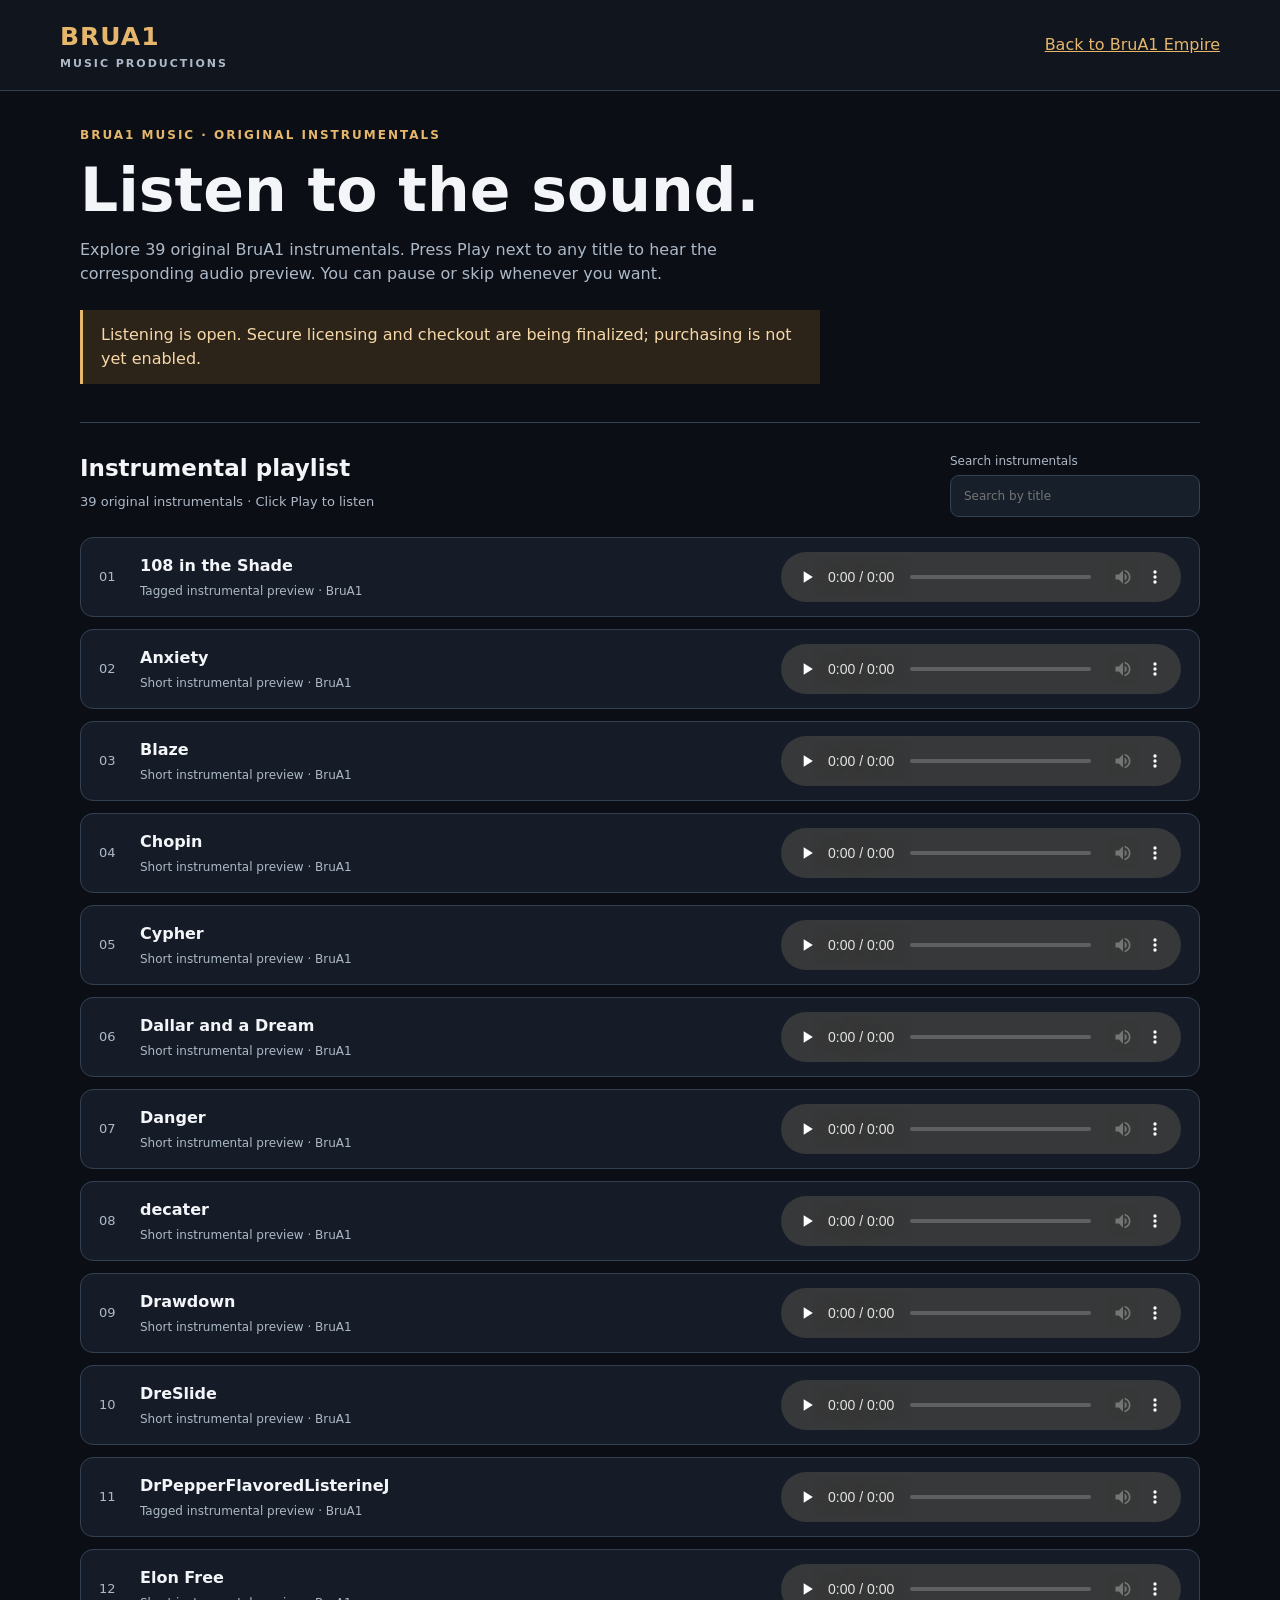
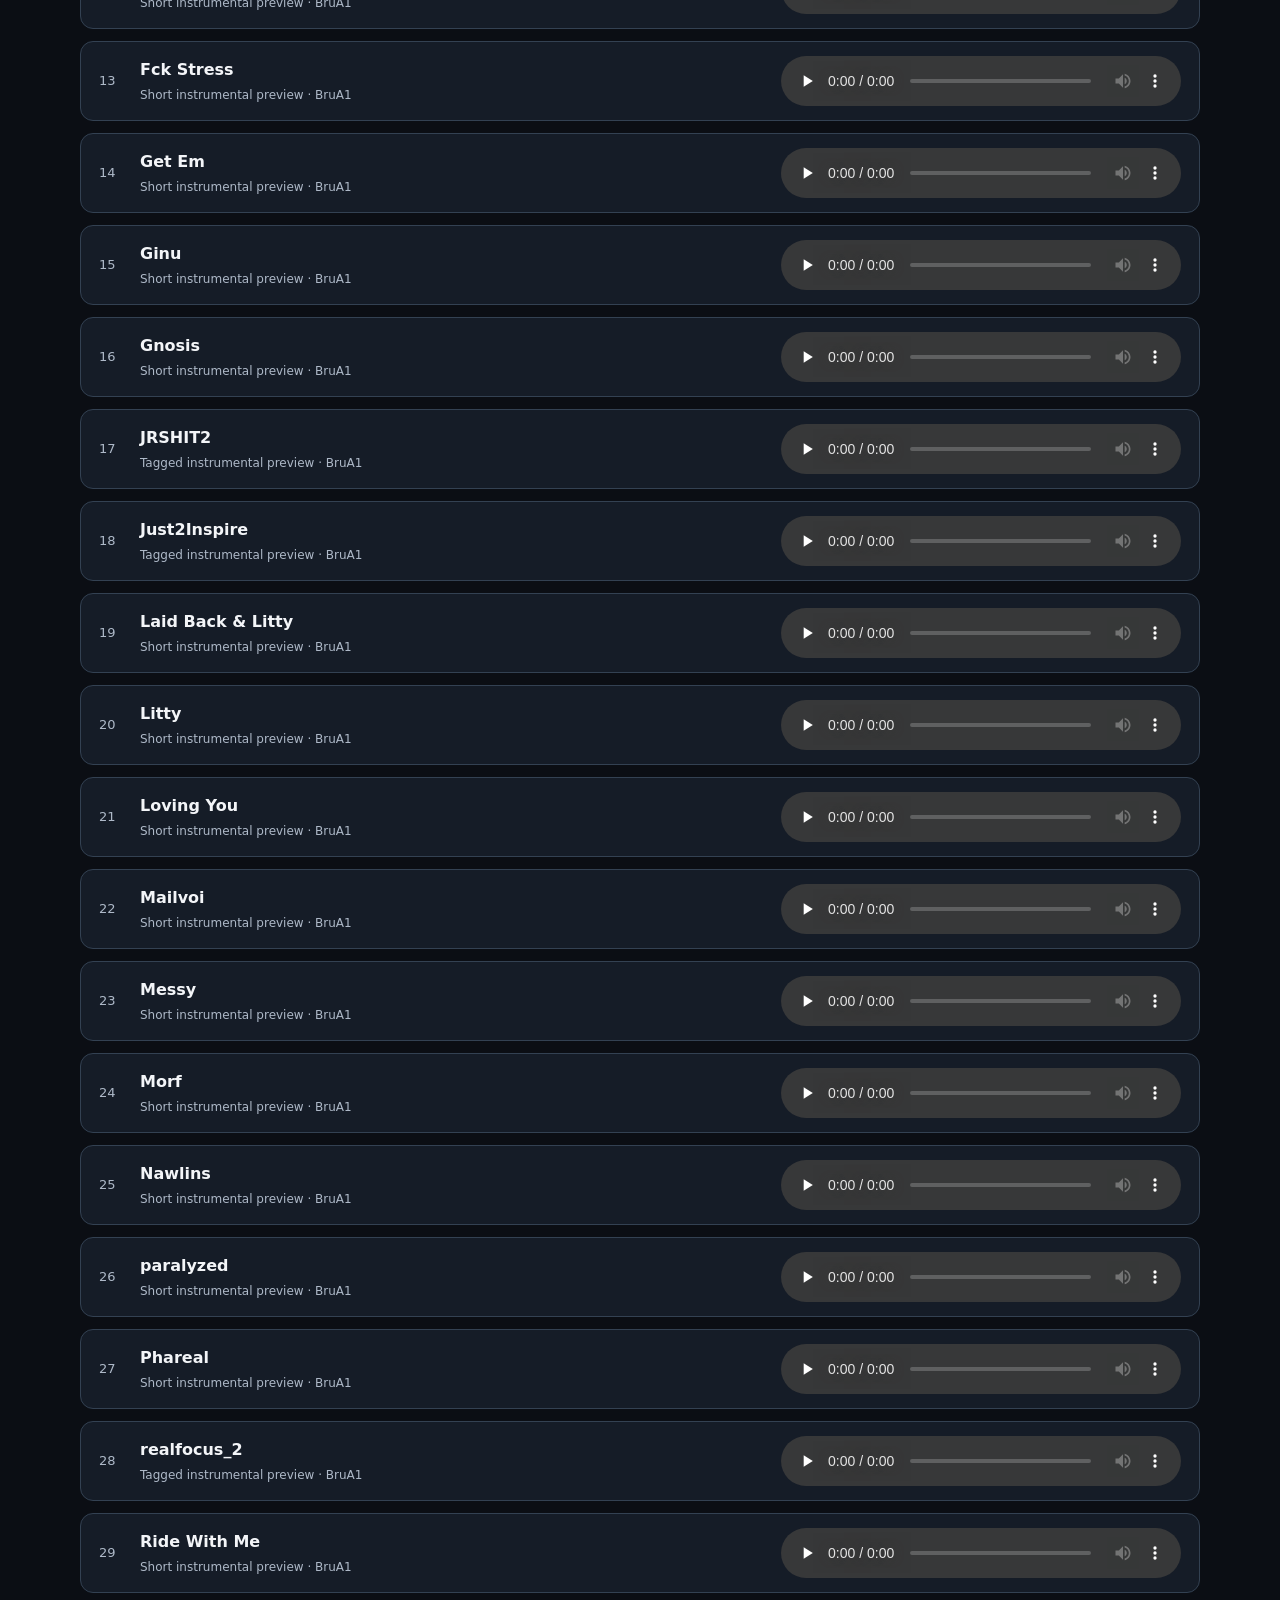
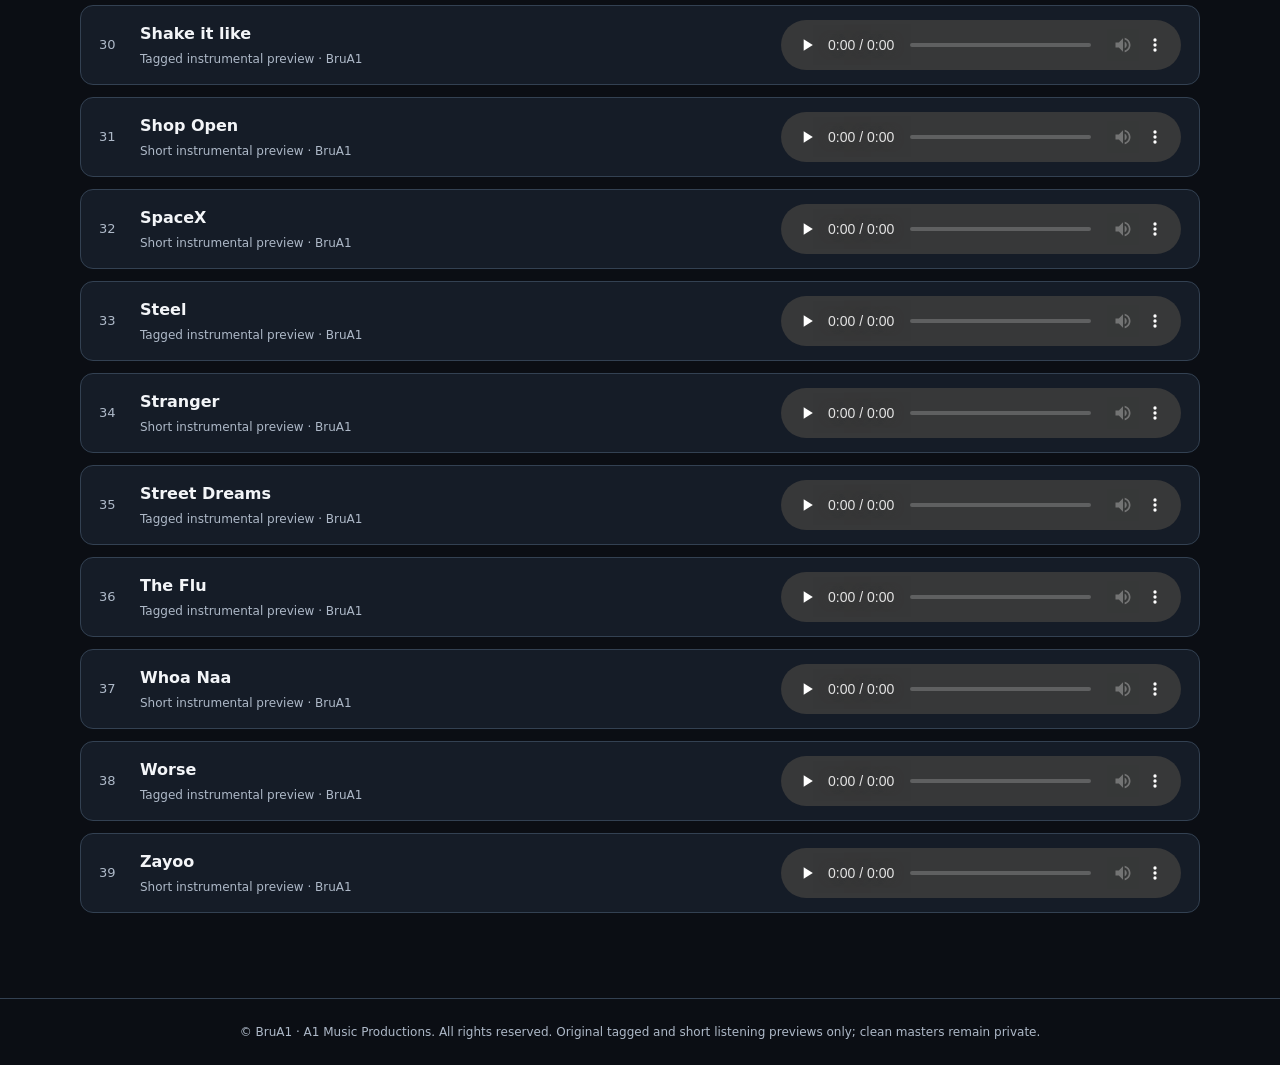
<file: instrumentals.html>
<!doctype html>
<html lang="en">
<head>
<meta charset="utf-8"><meta name="viewport" content="width=device-width,initial-scale=1">
<title>Listen to 39 Original BruA1 Instrumentals | BruA1 Music</title>
<meta name="description" content="Listen to BruA1's original instrumentals. All 39 listening previews have a dedicated audio player. Licensing checkout coming soon.">
<meta name="theme-color" content="#10151d">
<style>
:root{color-scheme:dark;--bg:#0b0e14;--panel:#151c27;--text:#f3f5f8;--muted:#aeb9c8;--gold:#e5b66b;--line:#334152}
*{box-sizing:border-box}
body{margin:0;background:var(--bg);color:var(--text);font-family:system-ui,-apple-system,Segoe UI,sans-serif;line-height:1.5}
header{display:flex;justify-content:space-between;align-items:center;gap:20px;padding:18px max(20px,calc((100vw - 1160px)/2));border-bottom:1px solid var(--line);background:#10151e}
header a{color:var(--gold)}header .logo{text-decoration:none;font-size:25px;font-weight:900;letter-spacing:1px}
header small{display:block;font-size:11px;color:var(--muted);letter-spacing:2px}
main{max-width:1160px;margin:0 auto;padding:35px 20px 85px}
.eyebrow{font-size:12px;letter-spacing:2px;font-weight:800;color:var(--gold)}
h1{font-size:clamp(35px,7vw,60px);line-height:1.05;margin:15px 0}
.hero>p{color:var(--muted);max-width:700px}
.notice{max-width:740px;margin-top:24px;padding:13px 18px;border-left:3px solid var(--gold);background:#2c2419;color:#f6d8a9}
.toolbar{display:flex;justify-content:space-between;align-items:end;gap:20px;flex-wrap:wrap;margin:38px 0 20px;padding-top:28px;border-top:1px solid var(--line)}
.toolbar h2{font-size:23px;margin:0}.toolbar p{font-size:13px;color:var(--muted);margin:6px 0}
.search{font-size:12px;color:var(--muted);display:grid;gap:5px}
.search input{width:250px;max-width:100%;background:#171f2b;color:var(--text);border:1px solid var(--line);border-radius:9px;padding:11px 13px;font:inherit}
.playlist{display:grid;gap:12px}
.song{background:var(--panel);border:1px solid var(--line);border-radius:13px;padding:14px 18px;display:grid;grid-template-columns:minmax(200px,1fr) minmax(230px,400px);align-items:center;gap:18px}
.song.playing{border-color:var(--gold)}
.song-meta{display:flex;align-items:center;gap:17px;min-width:0}
.song-number{color:var(--muted);font-size:13px;width:24px;flex:none}
.song-name{min-width:0}.song-name h3{margin:0;font-size:16px;overflow-wrap:anywhere}
.song-name p{margin:4px 0 0;font-size:12px;color:var(--muted)}
.song .error{display:block;color:#f4aaa0;font-size:12px;margin-top:5px}.song .error[hidden]{display:none}
.song audio{width:100%;height:50px;display:block;min-width:180px;accent-color:var(--gold)}
.song[hidden]{display:none}
.empty{padding:15px;color:var(--muted)}
footer{text-align:center;border-top:1px solid var(--line);color:var(--muted);font-size:12px;padding:24px}
@media(max-width:680px){main{padding:20px 14px 65px}.song{grid-template-columns:1fr;padding:14px 12px;gap:10px}.song audio{width:100%}.search,.search input{width:100%}.toolbar{display:grid}header{padding:15px}}
</style>
</head>
<body>
<header><a class="logo" href="/index.html">BRUA1<small>MUSIC PRODUCTIONS</small></a><a href="/index.html#music">Back to BruA1 Empire</a></header>
<main>
<section class="hero"><div class="eyebrow">BRUA1 MUSIC · ORIGINAL INSTRUMENTALS</div>
<h1>Listen to the sound.</h1>
<p>Explore 39 original BruA1 instrumentals. Press Play next to any title to hear the corresponding audio preview. You can pause or skip whenever you want.</p>
<div class="notice">Listening is open. Secure licensing and checkout are being finalized; purchasing is not yet enabled.</div></section>
<section aria-labelledby="tracks-title"><div class="toolbar"><div><h2 id="tracks-title">Instrumental playlist</h2><p id="count">39 original instrumentals · Click Play to listen</p></div>
<label class="search" for="search">Search instrumentals<input id="search" type="search" placeholder="Search by title" autocomplete="off"></label></div>
<div id="playlist" class="playlist" role="list"><article class="song" data-product="BRUA1-INS-0001" data-title="108 in the shade" role="listitem">
<div class="song-meta"><span class="song-number">01</span><div class="song-name"><h3>108 in the Shade</h3><p>Tagged instrumental preview · BruA1</p><span class="error" aria-live="polite" hidden>Audio couldn't load. Try again or report this track.</span></div></div>
<audio controls preload="none" controlslist="nodownload" playsinline aria-label="108 in the Shade instrumental preview">
<source src="https://pub-994c8c7a928c44ba9521493dbdeb80cf.r2.dev/108%20in%20the%20Shade/BruA1_108_in_the_Shade_TAGGED_PREVIEW.mp3" type="audio/mpeg">
Your browser does not support audio playback.
</audio></article>
<article class="song" data-product="BRUA1-INS-0002" data-title="anxiety" role="listitem">
<div class="song-meta"><span class="song-number">02</span><div class="song-name"><h3>Anxiety</h3><p>Short instrumental preview · BruA1</p><span class="error" aria-live="polite" hidden>Audio couldn't load. Try again or report this track.</span></div></div>
<audio controls preload="none" controlslist="nodownload" playsinline aria-label="Anxiety instrumental preview">
<source src="https://pub-994c8c7a928c44ba9521493dbdeb80cf.r2.dev/store-previews/BRUA1-INS-0002.mp3" type="audio/mpeg">
Your browser does not support audio playback.
</audio></article>
<article class="song" data-product="BRUA1-INS-0003" data-title="blaze" role="listitem">
<div class="song-meta"><span class="song-number">03</span><div class="song-name"><h3>Blaze</h3><p>Short instrumental preview · BruA1</p><span class="error" aria-live="polite" hidden>Audio couldn't load. Try again or report this track.</span></div></div>
<audio controls preload="none" controlslist="nodownload" playsinline aria-label="Blaze instrumental preview">
<source src="https://pub-994c8c7a928c44ba9521493dbdeb80cf.r2.dev/store-previews/BRUA1-INS-0003.mp3" type="audio/mpeg">
Your browser does not support audio playback.
</audio></article>
<article class="song" data-product="BRUA1-INS-0004" data-title="chopin" role="listitem">
<div class="song-meta"><span class="song-number">04</span><div class="song-name"><h3>Chopin</h3><p>Short instrumental preview · BruA1</p><span class="error" aria-live="polite" hidden>Audio couldn't load. Try again or report this track.</span></div></div>
<audio controls preload="none" controlslist="nodownload" playsinline aria-label="Chopin instrumental preview">
<source src="https://pub-994c8c7a928c44ba9521493dbdeb80cf.r2.dev/store-previews/BRUA1-INS-0004.mp3" type="audio/mpeg">
Your browser does not support audio playback.
</audio></article>
<article class="song" data-product="BRUA1-INS-0005" data-title="cypher" role="listitem">
<div class="song-meta"><span class="song-number">05</span><div class="song-name"><h3>Cypher</h3><p>Short instrumental preview · BruA1</p><span class="error" aria-live="polite" hidden>Audio couldn't load. Try again or report this track.</span></div></div>
<audio controls preload="none" controlslist="nodownload" playsinline aria-label="Cypher instrumental preview">
<source src="https://pub-994c8c7a928c44ba9521493dbdeb80cf.r2.dev/store-previews/BRUA1-INS-0005.mp3" type="audio/mpeg">
Your browser does not support audio playback.
</audio></article>
<article class="song" data-product="BRUA1-INS-0006" data-title="dallar and a dream" role="listitem">
<div class="song-meta"><span class="song-number">06</span><div class="song-name"><h3>Dallar and a Dream</h3><p>Short instrumental preview · BruA1</p><span class="error" aria-live="polite" hidden>Audio couldn't load. Try again or report this track.</span></div></div>
<audio controls preload="none" controlslist="nodownload" playsinline aria-label="Dallar and a Dream instrumental preview">
<source src="https://pub-994c8c7a928c44ba9521493dbdeb80cf.r2.dev/store-previews/BRUA1-INS-0006.mp3" type="audio/mpeg">
Your browser does not support audio playback.
</audio></article>
<article class="song" data-product="BRUA1-INS-0007" data-title="danger" role="listitem">
<div class="song-meta"><span class="song-number">07</span><div class="song-name"><h3>Danger</h3><p>Short instrumental preview · BruA1</p><span class="error" aria-live="polite" hidden>Audio couldn't load. Try again or report this track.</span></div></div>
<audio controls preload="none" controlslist="nodownload" playsinline aria-label="Danger instrumental preview">
<source src="https://pub-994c8c7a928c44ba9521493dbdeb80cf.r2.dev/store-previews/BRUA1-INS-0007.mp3" type="audio/mpeg">
Your browser does not support audio playback.
</audio></article>
<article class="song" data-product="BRUA1-INS-0008" data-title="decater" role="listitem">
<div class="song-meta"><span class="song-number">08</span><div class="song-name"><h3>decater</h3><p>Short instrumental preview · BruA1</p><span class="error" aria-live="polite" hidden>Audio couldn't load. Try again or report this track.</span></div></div>
<audio controls preload="none" controlslist="nodownload" playsinline aria-label="decater instrumental preview">
<source src="https://pub-994c8c7a928c44ba9521493dbdeb80cf.r2.dev/store-previews/BRUA1-INS-0008.mp3" type="audio/mpeg">
Your browser does not support audio playback.
</audio></article>
<article class="song" data-product="BRUA1-INS-0009" data-title="drawdown" role="listitem">
<div class="song-meta"><span class="song-number">09</span><div class="song-name"><h3>Drawdown</h3><p>Short instrumental preview · BruA1</p><span class="error" aria-live="polite" hidden>Audio couldn't load. Try again or report this track.</span></div></div>
<audio controls preload="none" controlslist="nodownload" playsinline aria-label="Drawdown instrumental preview">
<source src="https://pub-994c8c7a928c44ba9521493dbdeb80cf.r2.dev/store-previews/BRUA1-INS-0009.mp3" type="audio/mpeg">
Your browser does not support audio playback.
</audio></article>
<article class="song" data-product="BRUA1-INS-0010" data-title="dreslide" role="listitem">
<div class="song-meta"><span class="song-number">10</span><div class="song-name"><h3>DreSlide</h3><p>Short instrumental preview · BruA1</p><span class="error" aria-live="polite" hidden>Audio couldn't load. Try again or report this track.</span></div></div>
<audio controls preload="none" controlslist="nodownload" playsinline aria-label="DreSlide instrumental preview">
<source src="https://pub-994c8c7a928c44ba9521493dbdeb80cf.r2.dev/store-previews/BRUA1-INS-0010.mp3" type="audio/mpeg">
Your browser does not support audio playback.
</audio></article>
<article class="song" data-product="BRUA1-INS-0011" data-title="drpepperflavoredlisterinej" role="listitem">
<div class="song-meta"><span class="song-number">11</span><div class="song-name"><h3>DrPepperFlavoredListerineJ</h3><p>Tagged instrumental preview · BruA1</p><span class="error" aria-live="polite" hidden>Audio couldn't load. Try again or report this track.</span></div></div>
<audio controls preload="none" controlslist="nodownload" playsinline aria-label="DrPepperFlavoredListerineJ instrumental preview">
<source src="https://pub-994c8c7a928c44ba9521493dbdeb80cf.r2.dev/108%20in%20the%20Shade/BruA1_DrPepperFlavoredListerineJ_TAGGED_PREVIEW.mp3" type="audio/mpeg">
Your browser does not support audio playback.
</audio></article>
<article class="song" data-product="BRUA1-INS-0012" data-title="elon free" role="listitem">
<div class="song-meta"><span class="song-number">12</span><div class="song-name"><h3>Elon Free</h3><p>Short instrumental preview · BruA1</p><span class="error" aria-live="polite" hidden>Audio couldn't load. Try again or report this track.</span></div></div>
<audio controls preload="none" controlslist="nodownload" playsinline aria-label="Elon Free instrumental preview">
<source src="https://pub-994c8c7a928c44ba9521493dbdeb80cf.r2.dev/store-previews/BRUA1-INS-0012.mp3" type="audio/mpeg">
Your browser does not support audio playback.
</audio></article>
<article class="song" data-product="BRUA1-INS-0013" data-title="fck stress" role="listitem">
<div class="song-meta"><span class="song-number">13</span><div class="song-name"><h3>Fck Stress</h3><p>Short instrumental preview · BruA1</p><span class="error" aria-live="polite" hidden>Audio couldn't load. Try again or report this track.</span></div></div>
<audio controls preload="none" controlslist="nodownload" playsinline aria-label="Fck Stress instrumental preview">
<source src="https://pub-994c8c7a928c44ba9521493dbdeb80cf.r2.dev/store-previews/BRUA1-INS-0013.mp3" type="audio/mpeg">
Your browser does not support audio playback.
</audio></article>
<article class="song" data-product="BRUA1-INS-0014" data-title="get em" role="listitem">
<div class="song-meta"><span class="song-number">14</span><div class="song-name"><h3>Get Em</h3><p>Short instrumental preview · BruA1</p><span class="error" aria-live="polite" hidden>Audio couldn't load. Try again or report this track.</span></div></div>
<audio controls preload="none" controlslist="nodownload" playsinline aria-label="Get Em instrumental preview">
<source src="https://pub-994c8c7a928c44ba9521493dbdeb80cf.r2.dev/store-previews/BRUA1-INS-0014.mp3" type="audio/mpeg">
Your browser does not support audio playback.
</audio></article>
<article class="song" data-product="BRUA1-INS-0015" data-title="ginu" role="listitem">
<div class="song-meta"><span class="song-number">15</span><div class="song-name"><h3>Ginu</h3><p>Short instrumental preview · BruA1</p><span class="error" aria-live="polite" hidden>Audio couldn't load. Try again or report this track.</span></div></div>
<audio controls preload="none" controlslist="nodownload" playsinline aria-label="Ginu instrumental preview">
<source src="https://pub-994c8c7a928c44ba9521493dbdeb80cf.r2.dev/store-previews/BRUA1-INS-0015.mp3" type="audio/mpeg">
Your browser does not support audio playback.
</audio></article>
<article class="song" data-product="BRUA1-INS-0016" data-title="gnosis" role="listitem">
<div class="song-meta"><span class="song-number">16</span><div class="song-name"><h3>Gnosis</h3><p>Short instrumental preview · BruA1</p><span class="error" aria-live="polite" hidden>Audio couldn't load. Try again or report this track.</span></div></div>
<audio controls preload="none" controlslist="nodownload" playsinline aria-label="Gnosis instrumental preview">
<source src="https://pub-994c8c7a928c44ba9521493dbdeb80cf.r2.dev/store-previews/BRUA1-INS-0016.mp3" type="audio/mpeg">
Your browser does not support audio playback.
</audio></article>
<article class="song" data-product="BRUA1-INS-0017" data-title="jrshit2" role="listitem">
<div class="song-meta"><span class="song-number">17</span><div class="song-name"><h3>JRSHIT2</h3><p>Tagged instrumental preview · BruA1</p><span class="error" aria-live="polite" hidden>Audio couldn't load. Try again or report this track.</span></div></div>
<audio controls preload="none" controlslist="nodownload" playsinline aria-label="JRSHIT2 instrumental preview">
<source src="https://pub-994c8c7a928c44ba9521493dbdeb80cf.r2.dev/108%20in%20the%20Shade/BruA1_JRSHIT2_TAGGED_PREVIEW.mp3" type="audio/mpeg">
Your browser does not support audio playback.
</audio></article>
<article class="song" data-product="BRUA1-INS-0018" data-title="just2inspire" role="listitem">
<div class="song-meta"><span class="song-number">18</span><div class="song-name"><h3>Just2Inspire</h3><p>Tagged instrumental preview · BruA1</p><span class="error" aria-live="polite" hidden>Audio couldn't load. Try again or report this track.</span></div></div>
<audio controls preload="none" controlslist="nodownload" playsinline aria-label="Just2Inspire instrumental preview">
<source src="https://pub-994c8c7a928c44ba9521493dbdeb80cf.r2.dev/108%20in%20the%20Shade/BruA1_Just2Inspire_TAGGED_PREVIEW.mp3" type="audio/mpeg">
Your browser does not support audio playback.
</audio></article>
<article class="song" data-product="BRUA1-INS-0019" data-title="laid back &amp; litty" role="listitem">
<div class="song-meta"><span class="song-number">19</span><div class="song-name"><h3>Laid Back &amp; Litty</h3><p>Short instrumental preview · BruA1</p><span class="error" aria-live="polite" hidden>Audio couldn't load. Try again or report this track.</span></div></div>
<audio controls preload="none" controlslist="nodownload" playsinline aria-label="Laid Back &amp; Litty instrumental preview">
<source src="https://pub-994c8c7a928c44ba9521493dbdeb80cf.r2.dev/store-previews/BRUA1-INS-0019.mp3" type="audio/mpeg">
Your browser does not support audio playback.
</audio></article>
<article class="song" data-product="BRUA1-INS-0020" data-title="litty" role="listitem">
<div class="song-meta"><span class="song-number">20</span><div class="song-name"><h3>Litty</h3><p>Short instrumental preview · BruA1</p><span class="error" aria-live="polite" hidden>Audio couldn't load. Try again or report this track.</span></div></div>
<audio controls preload="none" controlslist="nodownload" playsinline aria-label="Litty instrumental preview">
<source src="https://pub-994c8c7a928c44ba9521493dbdeb80cf.r2.dev/store-previews/BRUA1-INS-0020.mp3" type="audio/mpeg">
Your browser does not support audio playback.
</audio></article>
<article class="song" data-product="BRUA1-INS-0021" data-title="loving you" role="listitem">
<div class="song-meta"><span class="song-number">21</span><div class="song-name"><h3>Loving You</h3><p>Short instrumental preview · BruA1</p><span class="error" aria-live="polite" hidden>Audio couldn't load. Try again or report this track.</span></div></div>
<audio controls preload="none" controlslist="nodownload" playsinline aria-label="Loving You instrumental preview">
<source src="https://pub-994c8c7a928c44ba9521493dbdeb80cf.r2.dev/store-previews/BRUA1-INS-0021.mp3" type="audio/mpeg">
Your browser does not support audio playback.
</audio></article>
<article class="song" data-product="BRUA1-INS-0022" data-title="mailvoi" role="listitem">
<div class="song-meta"><span class="song-number">22</span><div class="song-name"><h3>Mailvoi</h3><p>Short instrumental preview · BruA1</p><span class="error" aria-live="polite" hidden>Audio couldn't load. Try again or report this track.</span></div></div>
<audio controls preload="none" controlslist="nodownload" playsinline aria-label="Mailvoi instrumental preview">
<source src="https://pub-994c8c7a928c44ba9521493dbdeb80cf.r2.dev/store-previews/BRUA1-INS-0022.mp3" type="audio/mpeg">
Your browser does not support audio playback.
</audio></article>
<article class="song" data-product="BRUA1-INS-0023" data-title="messy" role="listitem">
<div class="song-meta"><span class="song-number">23</span><div class="song-name"><h3>Messy</h3><p>Short instrumental preview · BruA1</p><span class="error" aria-live="polite" hidden>Audio couldn't load. Try again or report this track.</span></div></div>
<audio controls preload="none" controlslist="nodownload" playsinline aria-label="Messy instrumental preview">
<source src="https://pub-994c8c7a928c44ba9521493dbdeb80cf.r2.dev/store-previews/BRUA1-INS-0023.mp3" type="audio/mpeg">
Your browser does not support audio playback.
</audio></article>
<article class="song" data-product="BRUA1-INS-0024" data-title="morf" role="listitem">
<div class="song-meta"><span class="song-number">24</span><div class="song-name"><h3>Morf</h3><p>Short instrumental preview · BruA1</p><span class="error" aria-live="polite" hidden>Audio couldn't load. Try again or report this track.</span></div></div>
<audio controls preload="none" controlslist="nodownload" playsinline aria-label="Morf instrumental preview">
<source src="https://pub-994c8c7a928c44ba9521493dbdeb80cf.r2.dev/store-previews/BRUA1-INS-0024.mp3" type="audio/mpeg">
Your browser does not support audio playback.
</audio></article>
<article class="song" data-product="BRUA1-INS-0025" data-title="nawlins" role="listitem">
<div class="song-meta"><span class="song-number">25</span><div class="song-name"><h3>Nawlins</h3><p>Short instrumental preview · BruA1</p><span class="error" aria-live="polite" hidden>Audio couldn't load. Try again or report this track.</span></div></div>
<audio controls preload="none" controlslist="nodownload" playsinline aria-label="Nawlins instrumental preview">
<source src="https://pub-994c8c7a928c44ba9521493dbdeb80cf.r2.dev/store-previews/BRUA1-INS-0025.mp3" type="audio/mpeg">
Your browser does not support audio playback.
</audio></article>
<article class="song" data-product="BRUA1-INS-0026" data-title="paralyzed" role="listitem">
<div class="song-meta"><span class="song-number">26</span><div class="song-name"><h3>paralyzed</h3><p>Short instrumental preview · BruA1</p><span class="error" aria-live="polite" hidden>Audio couldn't load. Try again or report this track.</span></div></div>
<audio controls preload="none" controlslist="nodownload" playsinline aria-label="paralyzed instrumental preview">
<source src="https://pub-994c8c7a928c44ba9521493dbdeb80cf.r2.dev/store-previews/BRUA1-INS-0026.mp3" type="audio/mpeg">
Your browser does not support audio playback.
</audio></article>
<article class="song" data-product="BRUA1-INS-0027" data-title="phareal" role="listitem">
<div class="song-meta"><span class="song-number">27</span><div class="song-name"><h3>Phareal</h3><p>Short instrumental preview · BruA1</p><span class="error" aria-live="polite" hidden>Audio couldn't load. Try again or report this track.</span></div></div>
<audio controls preload="none" controlslist="nodownload" playsinline aria-label="Phareal instrumental preview">
<source src="https://pub-994c8c7a928c44ba9521493dbdeb80cf.r2.dev/store-previews/BRUA1-INS-0027.mp3" type="audio/mpeg">
Your browser does not support audio playback.
</audio></article>
<article class="song" data-product="BRUA1-INS-0028" data-title="realfocus_2" role="listitem">
<div class="song-meta"><span class="song-number">28</span><div class="song-name"><h3>realfocus_2</h3><p>Tagged instrumental preview · BruA1</p><span class="error" aria-live="polite" hidden>Audio couldn't load. Try again or report this track.</span></div></div>
<audio controls preload="none" controlslist="nodownload" playsinline aria-label="realfocus_2 instrumental preview">
<source src="https://pub-994c8c7a928c44ba9521493dbdeb80cf.r2.dev/108%20in%20the%20Shade/BruA1_realfocus_2_TAGGED_PREVIEW.mp3" type="audio/mpeg">
Your browser does not support audio playback.
</audio></article>
<article class="song" data-product="BRUA1-INS-0029" data-title="ride with me" role="listitem">
<div class="song-meta"><span class="song-number">29</span><div class="song-name"><h3>Ride With Me</h3><p>Short instrumental preview · BruA1</p><span class="error" aria-live="polite" hidden>Audio couldn't load. Try again or report this track.</span></div></div>
<audio controls preload="none" controlslist="nodownload" playsinline aria-label="Ride With Me instrumental preview">
<source src="https://pub-994c8c7a928c44ba9521493dbdeb80cf.r2.dev/store-previews/BRUA1-INS-0029.mp3" type="audio/mpeg">
Your browser does not support audio playback.
</audio></article>
<article class="song" data-product="BRUA1-INS-0030" data-title="shake it like" role="listitem">
<div class="song-meta"><span class="song-number">30</span><div class="song-name"><h3>Shake it like</h3><p>Tagged instrumental preview · BruA1</p><span class="error" aria-live="polite" hidden>Audio couldn't load. Try again or report this track.</span></div></div>
<audio controls preload="none" controlslist="nodownload" playsinline aria-label="Shake it like instrumental preview">
<source src="https://pub-994c8c7a928c44ba9521493dbdeb80cf.r2.dev/108%20in%20the%20Shade/BruA1_shakeitlike_TAGGED_PREVIEW.mp3" type="audio/mpeg">
Your browser does not support audio playback.
</audio></article>
<article class="song" data-product="BRUA1-INS-0031" data-title="shop open" role="listitem">
<div class="song-meta"><span class="song-number">31</span><div class="song-name"><h3>Shop Open</h3><p>Short instrumental preview · BruA1</p><span class="error" aria-live="polite" hidden>Audio couldn't load. Try again or report this track.</span></div></div>
<audio controls preload="none" controlslist="nodownload" playsinline aria-label="Shop Open instrumental preview">
<source src="https://pub-994c8c7a928c44ba9521493dbdeb80cf.r2.dev/store-previews/BRUA1-INS-0031.mp3" type="audio/mpeg">
Your browser does not support audio playback.
</audio></article>
<article class="song" data-product="BRUA1-INS-0032" data-title="spacex" role="listitem">
<div class="song-meta"><span class="song-number">32</span><div class="song-name"><h3>SpaceX</h3><p>Short instrumental preview · BruA1</p><span class="error" aria-live="polite" hidden>Audio couldn't load. Try again or report this track.</span></div></div>
<audio controls preload="none" controlslist="nodownload" playsinline aria-label="SpaceX instrumental preview">
<source src="https://pub-994c8c7a928c44ba9521493dbdeb80cf.r2.dev/store-previews/BRUA1-INS-0032.mp3" type="audio/mpeg">
Your browser does not support audio playback.
</audio></article>
<article class="song" data-product="BRUA1-INS-0033" data-title="steel" role="listitem">
<div class="song-meta"><span class="song-number">33</span><div class="song-name"><h3>Steel</h3><p>Tagged instrumental preview · BruA1</p><span class="error" aria-live="polite" hidden>Audio couldn't load. Try again or report this track.</span></div></div>
<audio controls preload="none" controlslist="nodownload" playsinline aria-label="Steel instrumental preview">
<source src="https://pub-994c8c7a928c44ba9521493dbdeb80cf.r2.dev/108%20in%20the%20Shade/BruA1_steel_TAGGED_PREVIEW.mp3" type="audio/mpeg">
Your browser does not support audio playback.
</audio></article>
<article class="song" data-product="BRUA1-INS-0034" data-title="stranger" role="listitem">
<div class="song-meta"><span class="song-number">34</span><div class="song-name"><h3>Stranger</h3><p>Short instrumental preview · BruA1</p><span class="error" aria-live="polite" hidden>Audio couldn't load. Try again or report this track.</span></div></div>
<audio controls preload="none" controlslist="nodownload" playsinline aria-label="Stranger instrumental preview">
<source src="https://pub-994c8c7a928c44ba9521493dbdeb80cf.r2.dev/store-previews/BRUA1-INS-0034.mp3" type="audio/mpeg">
Your browser does not support audio playback.
</audio></article>
<article class="song" data-product="BRUA1-INS-0035" data-title="street dreams" role="listitem">
<div class="song-meta"><span class="song-number">35</span><div class="song-name"><h3>Street Dreams</h3><p>Tagged instrumental preview · BruA1</p><span class="error" aria-live="polite" hidden>Audio couldn't load. Try again or report this track.</span></div></div>
<audio controls preload="none" controlslist="nodownload" playsinline aria-label="Street Dreams instrumental preview">
<source src="https://pub-994c8c7a928c44ba9521493dbdeb80cf.r2.dev/108%20in%20the%20Shade/BruA1_Street_Dreams_TAGGED_PREVIEW.mp3" type="audio/mpeg">
Your browser does not support audio playback.
</audio></article>
<article class="song" data-product="BRUA1-INS-0036" data-title="the flu" role="listitem">
<div class="song-meta"><span class="song-number">36</span><div class="song-name"><h3>The Flu</h3><p>Tagged instrumental preview · BruA1</p><span class="error" aria-live="polite" hidden>Audio couldn't load. Try again or report this track.</span></div></div>
<audio controls preload="none" controlslist="nodownload" playsinline aria-label="The Flu instrumental preview">
<source src="https://pub-994c8c7a928c44ba9521493dbdeb80cf.r2.dev/108%20in%20the%20Shade/BruA1_The_Flu_TAGGED_PREVIEW.mp3" type="audio/mpeg">
Your browser does not support audio playback.
</audio></article>
<article class="song" data-product="BRUA1-INS-0037" data-title="whoa naa" role="listitem">
<div class="song-meta"><span class="song-number">37</span><div class="song-name"><h3>Whoa Naa</h3><p>Short instrumental preview · BruA1</p><span class="error" aria-live="polite" hidden>Audio couldn't load. Try again or report this track.</span></div></div>
<audio controls preload="none" controlslist="nodownload" playsinline aria-label="Whoa Naa instrumental preview">
<source src="https://pub-994c8c7a928c44ba9521493dbdeb80cf.r2.dev/store-previews/BRUA1-INS-0037.mp3" type="audio/mpeg">
Your browser does not support audio playback.
</audio></article>
<article class="song" data-product="BRUA1-INS-0038" data-title="worse" role="listitem">
<div class="song-meta"><span class="song-number">38</span><div class="song-name"><h3>Worse</h3><p>Tagged instrumental preview · BruA1</p><span class="error" aria-live="polite" hidden>Audio couldn't load. Try again or report this track.</span></div></div>
<audio controls preload="none" controlslist="nodownload" playsinline aria-label="Worse instrumental preview">
<source src="https://pub-994c8c7a928c44ba9521493dbdeb80cf.r2.dev/108%20in%20the%20Shade/BruA1_worse_TAGGED_PREVIEW.mp3" type="audio/mpeg">
Your browser does not support audio playback.
</audio></article>
<article class="song" data-product="BRUA1-INS-0039" data-title="zayoo" role="listitem">
<div class="song-meta"><span class="song-number">39</span><div class="song-name"><h3>Zayoo</h3><p>Short instrumental preview · BruA1</p><span class="error" aria-live="polite" hidden>Audio couldn't load. Try again or report this track.</span></div></div>
<audio controls preload="none" controlslist="nodownload" playsinline aria-label="Zayoo instrumental preview">
<source src="https://pub-994c8c7a928c44ba9521493dbdeb80cf.r2.dev/store-previews/BRUA1-INS-0039.mp3" type="audio/mpeg">
Your browser does not support audio playback.
</audio></article></div><p id="empty" class="empty" hidden>No matching instrumentals.</p>
</section>
</main>
<footer>© BruA1 · A1 Music Productions. All rights reserved. Original tagged and short listening previews only; clean masters remain private.</footer>
<script>
"use strict";
// Native HTML audio elements remain available even when this helper script is blocked.
const playerRows = [...document.querySelectorAll(".song")];
for (const row of playerRows) {
  const player = row.querySelector("audio");
  player.addEventListener("play", () => {
    for (const other of playerRows) if (other !== row) other.querySelector("audio").pause();
    for (const other of playerRows) other.classList.toggle("playing", other === row);
  });
  player.addEventListener("pause", () => row.classList.remove("playing"));
  player.addEventListener("error", () => { row.querySelector(".error").hidden = false; });
  player.addEventListener("playing", () => { row.querySelector(".error").hidden = true; });
}
document.getElementById("search").addEventListener("input", event => {
  const q = event.target.value.trim().toLowerCase();
  let found = 0;
  for (const row of playerRows) {
    const match = row.dataset.title.includes(q);
    row.hidden = !match;
    if (match) found++;
  }
  document.getElementById("count").textContent = found + " of 39 instrumentals shown";
  document.getElementById("empty").hidden = found !== 0;
});
</script>
</body>
</html>
</file>
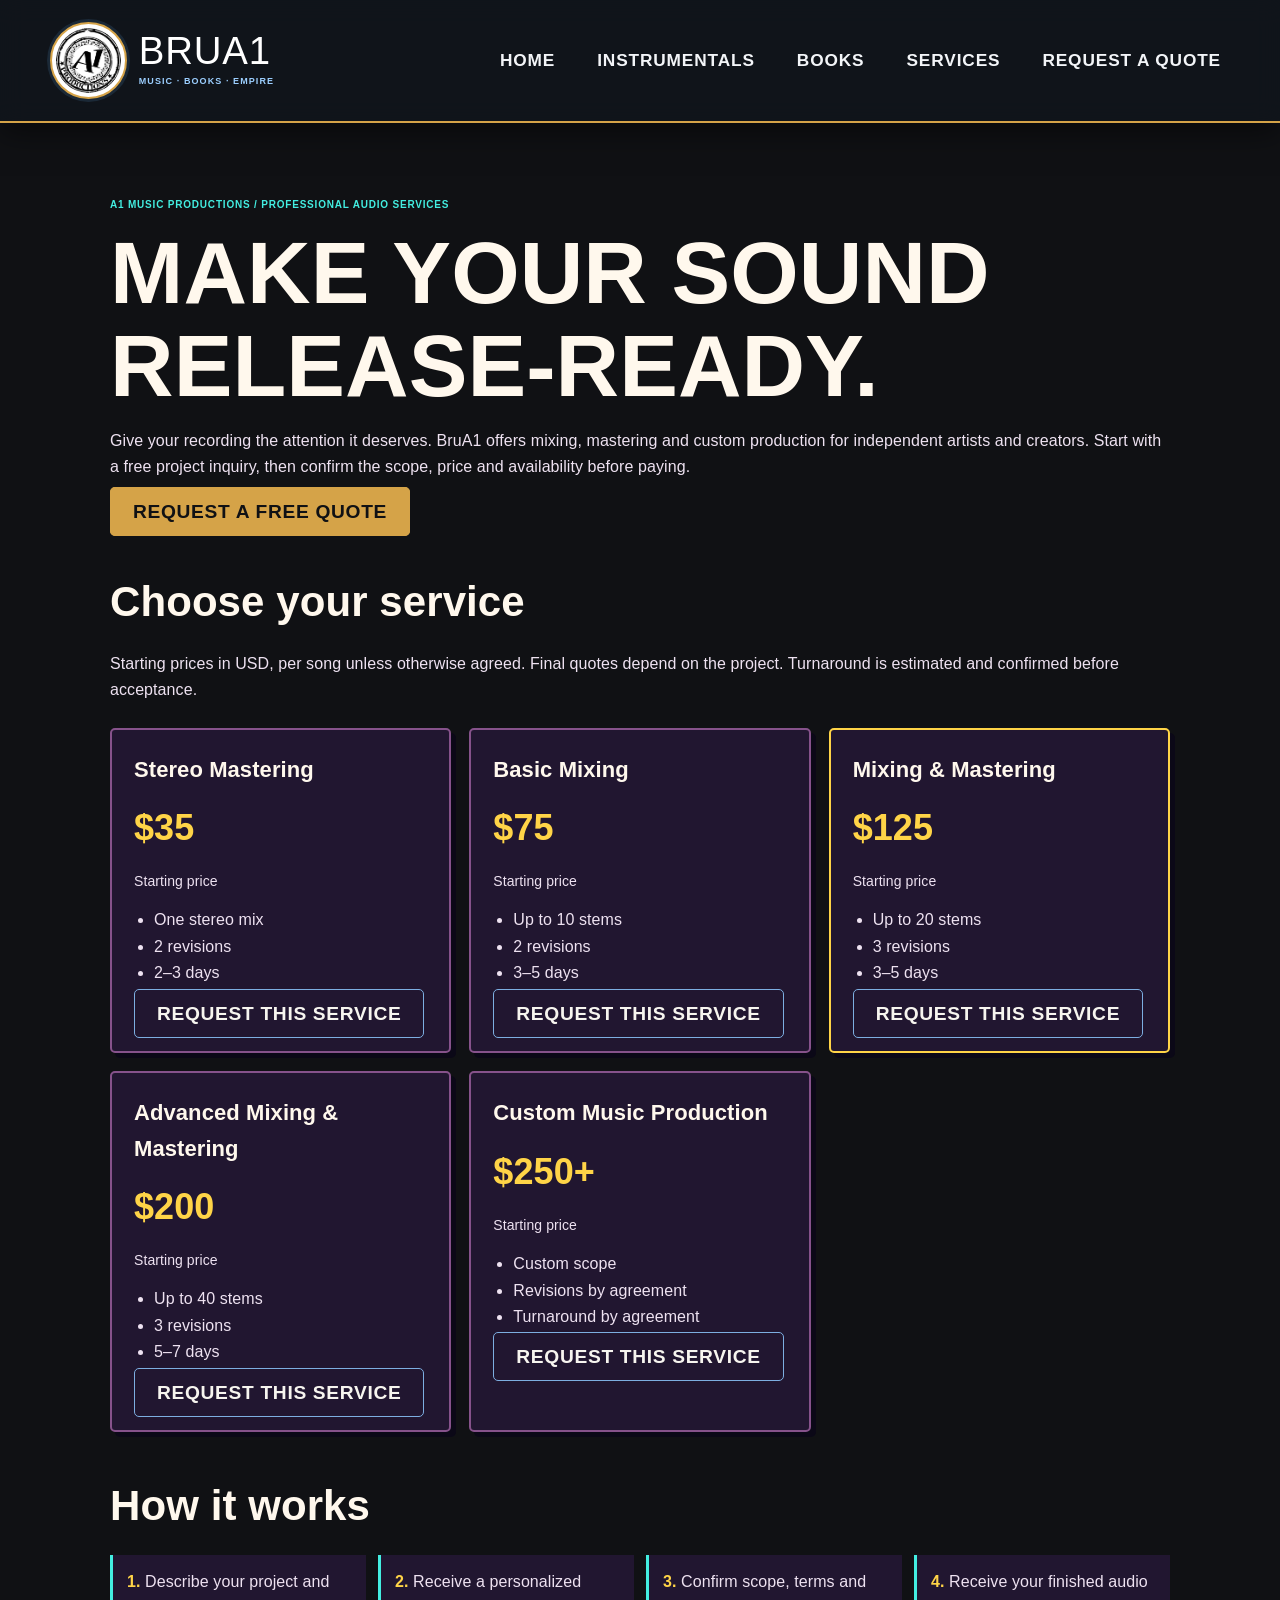
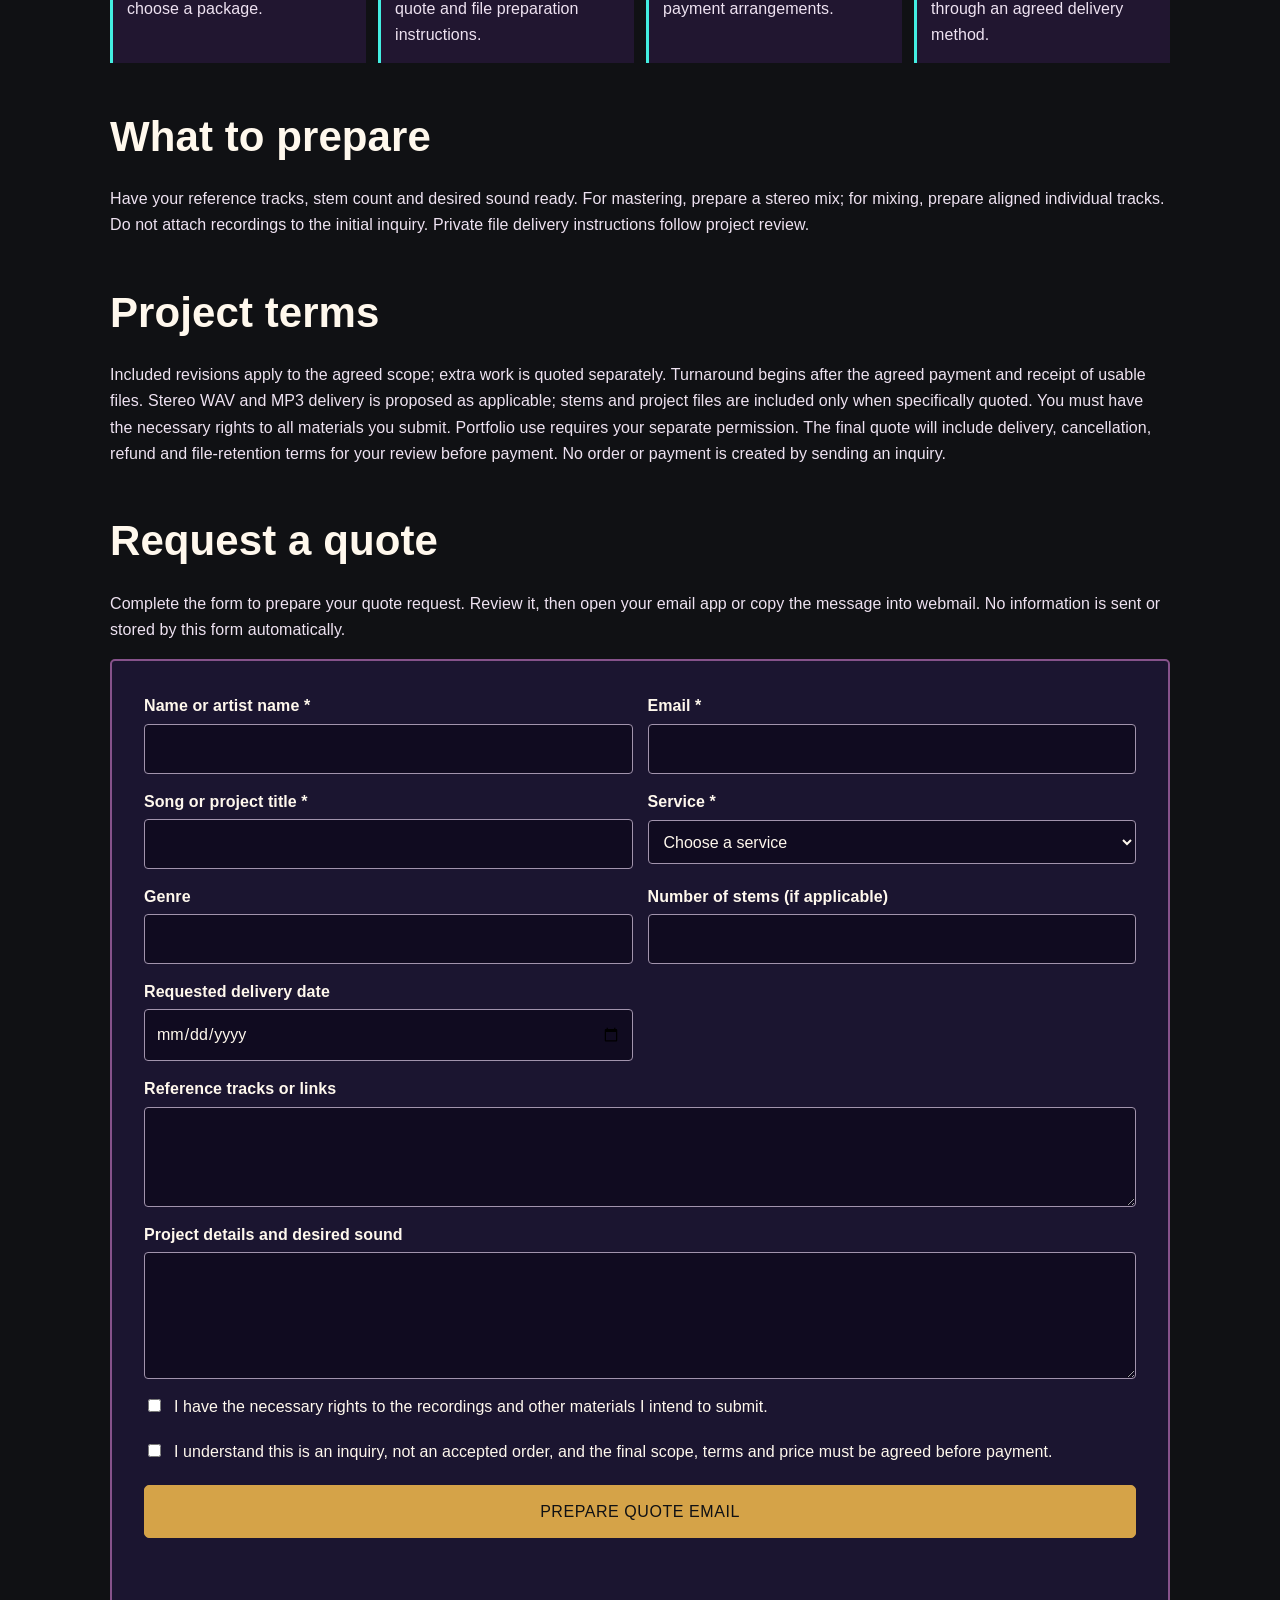
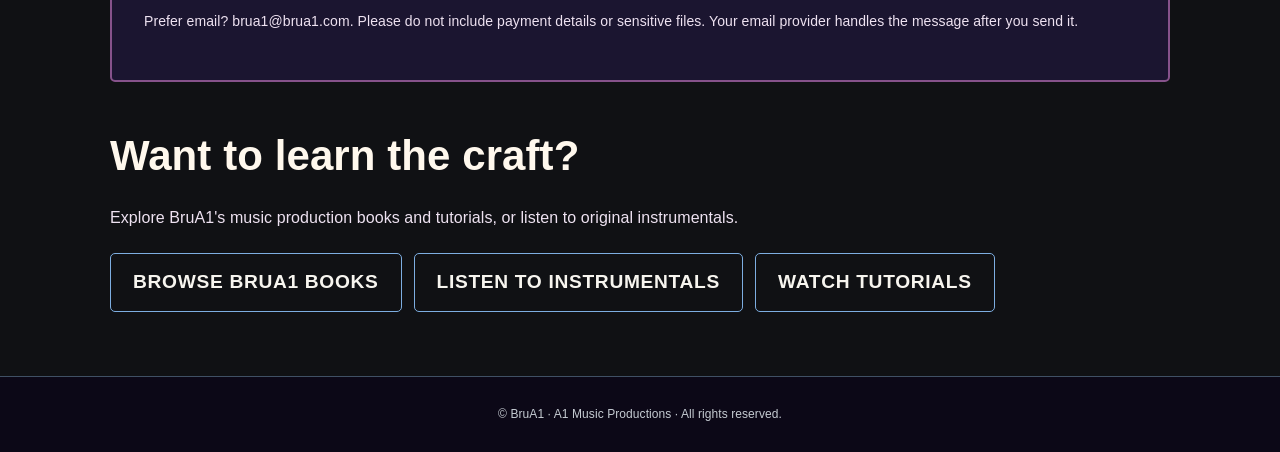
<file: services.html>
<!doctype html>
<html lang="en">
<head>
<meta charset="utf-8">
<meta name="viewport" content="width=device-width, initial-scale=1">
<title>Mixing &amp; Mastering Services | BruA1</title>
<meta name="description" content="Request a personalized quote for audio mixing, mastering and custom music production by BruA1. Compare service packages and prepare your project.">
<link rel="canonical" href="https://brua1.com/services.html">
<link rel="stylesheet" href="style.css">
<link rel="stylesheet" href="hybrid-theme.css">
<style>
.svc{max-width:1100px;margin:auto;padding:clamp(24px,5vw,70px) 20px;color:#fff8ed}
.svc h1{font-family:Anton,Impact,sans-serif;font-size:clamp(42px,8vw,88px);line-height:1.05;margin:14px 0;text-transform:uppercase}
.svc h2{font-size:clamp(25px,4vw,42px);margin:40px 0 15px}
.svc p,.svc li{line-height:1.65;color:#eee2f1}
.svc .tag{color:#43eee1;font-weight:700;letter-spacing:.08em}
.svc-grid{display:grid;grid-template-columns:repeat(auto-fit,minmax(min(100%,260px),1fr));gap:18px;margin-top:24px}
.svc-card{border:2px solid #86528b;background:#211630;padding:22px;box-shadow:5px 5px #0b0817;border-radius:5px}
.svc-card.featured{border-color:#ffd447}
.svc-card h3{margin:0 0 12px;font-size:22px}
.svc-price{font-size:36px;font-weight:700;color:#ffd447}
.svc-card ul{padding-left:20px;margin:12px 0}
.svc a{overflow-wrap:anywhere}
.svc-form{display:grid;gap:15px;border:2px solid #86528b;background:#1b1530;padding:clamp(16px,3vw,32px);border-radius:5px}
.svc-form label{display:block;font-weight:700;margin-bottom:5px}
.svc-form input:not([type=checkbox]),.svc-form select,.svc-form textarea{display:block;width:100%;box-sizing:border-box;min-height:44px;padding:11px;border:1px solid #a294ad;border-radius:4px;background:#100b20;color:#fff8ed;font:inherit}
.svc-form select option{background:#100b20;color:#fff8ed}
.svc-form textarea{min-height:100px;resize:vertical}
.svc-form .check{display:flex;gap:10px;align-items:flex-start;font-weight:400}
.svc-form .check input{margin-top:5px;flex-shrink:0}
.svc-form button{font:inherit;cursor:pointer;min-height:48px}
.svc-form :focus-visible,.svc a:focus-visible{outline:3px solid #43eee1;outline-offset:3px}
.svc-fields{display:grid;grid-template-columns:repeat(2,minmax(0,1fr));gap:15px}
.svc-small{font-size:14px;color:#d5c9df}
.svc-steps{display:grid;grid-template-columns:repeat(auto-fit,minmax(min(100%,200px),1fr));gap:12px;padding:0;list-style:none;counter-reset:step}
.svc-steps li{background:#211630;border-left:3px solid #43eee1;padding:14px;counter-increment:step}
.svc-steps li::before{content:counter(step) ". ";color:#ffd447;font-weight:700}
@media(max-width:600px){.svc-fields{grid-template-columns:1fr}.svc-card .btn{display:block;text-align:center}.svc-form button{width:100%}}
</style>
</head>
<body>
<header class="top"><a class="logo official-logo" href="index.html" aria-label="BruA1 home"><img src="A1%20Productions.png" alt="A1 Productions official logo" width="78" height="78"><span class="logo-wordmark">BRUA1<small>MUSIC · BOOKS · EMPIRE</small></span></a><nav aria-label="Main navigation"><a href="index.html">Home</a><a href="listen.html">Instrumentals</a><a href="index.html#books">Books</a><a href="#packages">Services</a><a href="#quote">Request a Quote</a></nav></header>
<main class="svc">
<p class="tag">A1 MUSIC PRODUCTIONS / PROFESSIONAL AUDIO SERVICES</p>
<h1>Make your sound<br>release-ready.</h1>
<p>Give your recording the attention it deserves. BruA1 offers mixing, mastering and custom production for independent artists and creators. Start with a free project inquiry, then confirm the scope, price and availability before paying.</p>
<a class="btn" href="#quote">Request a free quote</a>
<h2 id="packages">Choose your service</h2>
<p>Starting prices in USD, per song unless otherwise agreed. Final quotes depend on the project. Turnaround is estimated and confirmed before acceptance.</p>
<div class="svc-grid">
<article class="svc-card"><h3>Stereo Mastering</h3><div class="svc-price">$35</div><p class="svc-small">Starting price</p><ul><li>One stereo mix</li><li>2 revisions</li><li>2–3 days</li></ul><a class="btn secondary" href="#quote" data-package="0">Request this service</a></article>
<article class="svc-card"><h3>Basic Mixing</h3><div class="svc-price">$75</div><p class="svc-small">Starting price</p><ul><li>Up to 10 stems</li><li>2 revisions</li><li>3–5 days</li></ul><a class="btn secondary" href="#quote" data-package="1">Request this service</a></article>
<article class="svc-card featured"><h3>Mixing &amp; Mastering</h3><div class="svc-price">$125</div><p class="svc-small">Starting price</p><ul><li>Up to 20 stems</li><li>3 revisions</li><li>3–5 days</li></ul><a class="btn secondary" href="#quote" data-package="2">Request this service</a></article>
<article class="svc-card"><h3>Advanced Mixing &amp; Mastering</h3><div class="svc-price">$200</div><p class="svc-small">Starting price</p><ul><li>Up to 40 stems</li><li>3 revisions</li><li>5–7 days</li></ul><a class="btn secondary" href="#quote" data-package="3">Request this service</a></article>
<article class="svc-card"><h3>Custom Music Production</h3><div class="svc-price">$250+</div><p class="svc-small">Starting price</p><ul><li>Custom scope</li><li>Revisions by agreement</li><li>Turnaround by agreement</li></ul><a class="btn secondary" href="#quote" data-package="4">Request this service</a></article>
</div>
<h2>How it works</h2>
<ol class="svc-steps"><li>Describe your project and choose a package.</li><li>Receive a personalized quote and file preparation instructions.</li><li>Confirm scope, terms and payment arrangements.</li><li>Receive your finished audio through an agreed delivery method.</li></ol>
<h2>What to prepare</h2>
<p>Have your reference tracks, stem count and desired sound ready. For mastering, prepare a stereo mix; for mixing, prepare aligned individual tracks. Do not attach recordings to the initial inquiry. Private file delivery instructions follow project review.</p>
<h2>Project terms</h2>
<p>Included revisions apply to the agreed scope; extra work is quoted separately. Turnaround begins after the agreed payment and receipt of usable files. Stereo WAV and MP3 delivery is proposed as applicable; stems and project files are included only when specifically quoted. You must have the necessary rights to all materials you submit. Portfolio use requires your separate permission. The final quote will include delivery, cancellation, refund and file-retention terms for your review before payment. No order or payment is created by sending an inquiry.</p>
<h2 id="quote">Request a quote</h2>
<p>Complete the form to prepare your quote request. Review it, then open your email app or copy the message into webmail. No information is sent or stored by this form automatically.</p>
<form class="svc-form" id="quote-form" method="post" action="mailto:brua1@brua1.com">
<div class="svc-fields">
<div><label for="artist">Name or artist name *</label><input id="artist" name="artist" autocomplete="name" maxlength="100" required></div>
<div><label for="email">Email *</label><input id="email" name="email" type="email" autocomplete="email" maxlength="150" required></div>
<div><label for="project">Song or project title *</label><input id="project" name="project" maxlength="120" required></div>
<div><label for="service">Service *</label><select id="service" name="service" required><option value="">Choose a service</option><option value="Stereo Mastering — $35">Stereo Mastering — $35</option><option value="Basic Mixing — $75">Basic Mixing — $75</option><option value="Mixing & Mastering — $125">Mixing &amp; Mastering — $125</option><option value="Advanced Mixing & Mastering — $200">Advanced Mixing &amp; Mastering — $200</option><option value="Custom Music Production — $250+">Custom Music Production — $250+</option></select></div>
<div><label for="genre">Genre</label><input id="genre" name="genre" maxlength="80"></div>
<div><label for="stems">Number of stems (if applicable)</label><input id="stems" name="stems" type="number" min="1" max="1000" step="1"></div>
<div><label for="deadline">Requested delivery date</label><input id="deadline" name="deadline" type="date"></div>
</div>
<div><label for="refs">Reference tracks or links</label><textarea id="refs" name="refs" maxlength="300" rows="2"></textarea></div>
<div><label for="notes">Project details and desired sound</label><textarea id="notes" name="notes" maxlength="650" rows="4"></textarea></div>
<label class="check"><input type="checkbox" name="rights" required><span>I have the necessary rights to the recordings and other materials I intend to submit.</span></label>
<label class="check"><input type="checkbox" name="understood" required><span>I understand this is an inquiry, not an accepted order, and the final scope, terms and price must be agreed before payment.</span></label>
<button class="btn" type="submit" disabled>Prepare quote email</button>
<p id="quote-status" class="svc-small" role="status"></p>
<div id="quote-preview" hidden><label for="quote-message">Your prepared message</label><textarea id="quote-message" rows="12" readonly></textarea><div class="actions"><a id="quote-email" class="btn" href="mailto:brua1@brua1.com">Open email app</a><button id="quote-copy" class="btn secondary" type="button">Copy message</button></div><p class="svc-small">Send to brua1@brua1.com with the subject “BruA1 Audio Services Quote”. A quote is not requested until you actually send your email.</p></div>
<noscript><p>JavaScript is unavailable. Email your project details directly using the address below.</p></noscript>
<p class="svc-small">Prefer email? <a href="mailto:brua1@brua1.com?subject=BruA1%20Audio%20Services%20Quote">brua1@brua1.com</a>. Please do not include payment details or sensitive files. Your email provider handles the message after you send it.</p>
</form>
<h2>Want to learn the craft?</h2>
<p>Explore BruA1's music production books and tutorials, or listen to original instrumentals.</p>
<div class="actions"><a class="btn secondary" href="index.html#books">Browse BruA1 books</a><a class="btn secondary" href="listen.html">Listen to instrumentals</a><a class="btn secondary" href="https://www.youtube.com/@BruA1Beats" rel="noopener noreferrer">Watch tutorials</a></div>
</main>
<footer>© BruA1 · A1 Music Productions · All rights reserved.</footer>
<script>
(function(){
const form=document.getElementById('quote-form');
const select=document.getElementById('service');
const status=document.getElementById('quote-status');
const preview=document.getElementById('quote-preview');
const message=document.getElementById('quote-message');
const emailLink=document.getElementById('quote-email');
const copyButton=document.getElementById('quote-copy');
function invalidate(){preview.hidden=true;status.textContent='';message.value='';emailLink.href='mailto:brua1@brua1.com';}
form.addEventListener('input',invalidate);
form.addEventListener('change',invalidate);
copyButton.addEventListener('click',async function(){
try{await navigator.clipboard.writeText(message.value);status.textContent='Message copied. Paste it into your email and send it.';}
catch(e){message.focus();message.select();status.textContent='Message selected. Use your device’s copy command, then paste into email.';}
});
document.querySelectorAll('[data-package]').forEach(function(a){a.addEventListener('click',function(){select.selectedIndex=Number(a.dataset.package)+1;invalidate();});});
form.addEventListener('submit',function(event){
event.preventDefault();
if(!form.reportValidity())return;
const data=new FormData(form);
const fields=[['Artist','artist'],['Email','email'],['Project','project'],['Service','service'],['Genre','genre'],['Stems','stems'],['Requested date','deadline'],['References','refs'],['Project details','notes']];
const body=['Hello BruA1,','I would like to request an audio services quote.','',...fields.map(function(pair){return pair[0]+': '+String(data.get(pair[1])||'Not provided');}),'','Rights confirmed: yes. Quote-only process acknowledged: yes.'].join('\r\n');
const url='mailto:brua1@brua1.com?subject='+encodeURIComponent('BruA1 Audio Services Quote')+'&body='+encodeURIComponent(body);
message.value=body;
emailLink.href=url;
preview.hidden=false;
status.textContent='Your message is ready. Review it and choose Open email app or Copy message. Nothing has been sent.';
message.focus();
});
form.querySelector('button[type="submit"]').disabled=false;
})();
</script>
</body>
</html>
</file>
